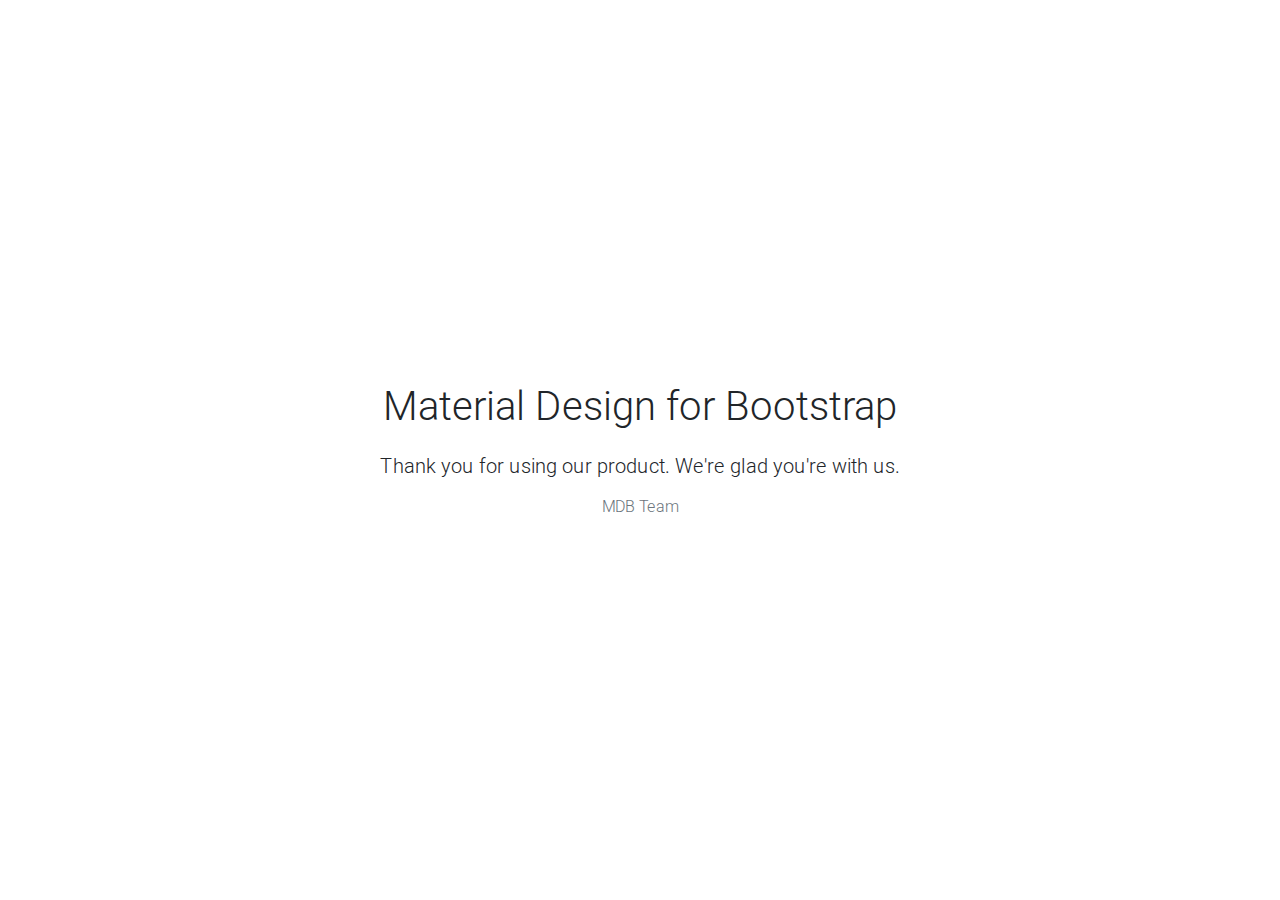
<file: fonts/MDB Free/index.html>
<!DOCTYPE html>
<html lang="en">

<head>
    <meta charset="utf-8">
    <meta name="viewport" content="width=device-width, initial-scale=1, shrink-to-fit=no">
    <meta http-equiv="x-ua-compatible" content="ie=edge">
    <title>Material Design Bootstrap</title>
    <!-- Font Awesome -->
    <link rel="stylesheet" href="https://maxcdn.bootstrapcdn.com/font-awesome/4.7.0/css/font-awesome.min.css">
    <!-- Bootstrap core CSS -->
    <link href="css/bootstrap.min.css" rel="stylesheet">
    <!-- Material Design Bootstrap -->
    <link href="css/mdb.min.css" rel="stylesheet">
    <!-- Your custom styles (optional) -->
    <link href="css/style.css" rel="stylesheet">
</head>

<body>

    <!-- Start your project here-->
    <div style="height: 100vh">
        <div class="flex-center flex-column">
            <h1 class="animated fadeIn mb-4">Material Design for Bootstrap</h1>

            <h5 class="animated fadeIn mb-3">Thank you for using our product. We're glad you're with us.</h5>

            <p class="animated fadeIn text-muted">MDB Team</p>
        </div>
    </div>
    <!-- /Start your project here-->

    <!-- SCRIPTS -->
    <!-- JQuery -->
    <script type="text/javascript" src="js/jquery-3.2.1.min.js"></script>
    <!-- Bootstrap tooltips -->
    <script type="text/javascript" src="js/popper.min.js"></script>
    <!-- Bootstrap core JavaScript -->
    <script type="text/javascript" src="js/bootstrap.min.js"></script>
    <!-- MDB core JavaScript -->
    <script type="text/javascript" src="js/mdb.min.js"></script>
</body>

</html>
</file>
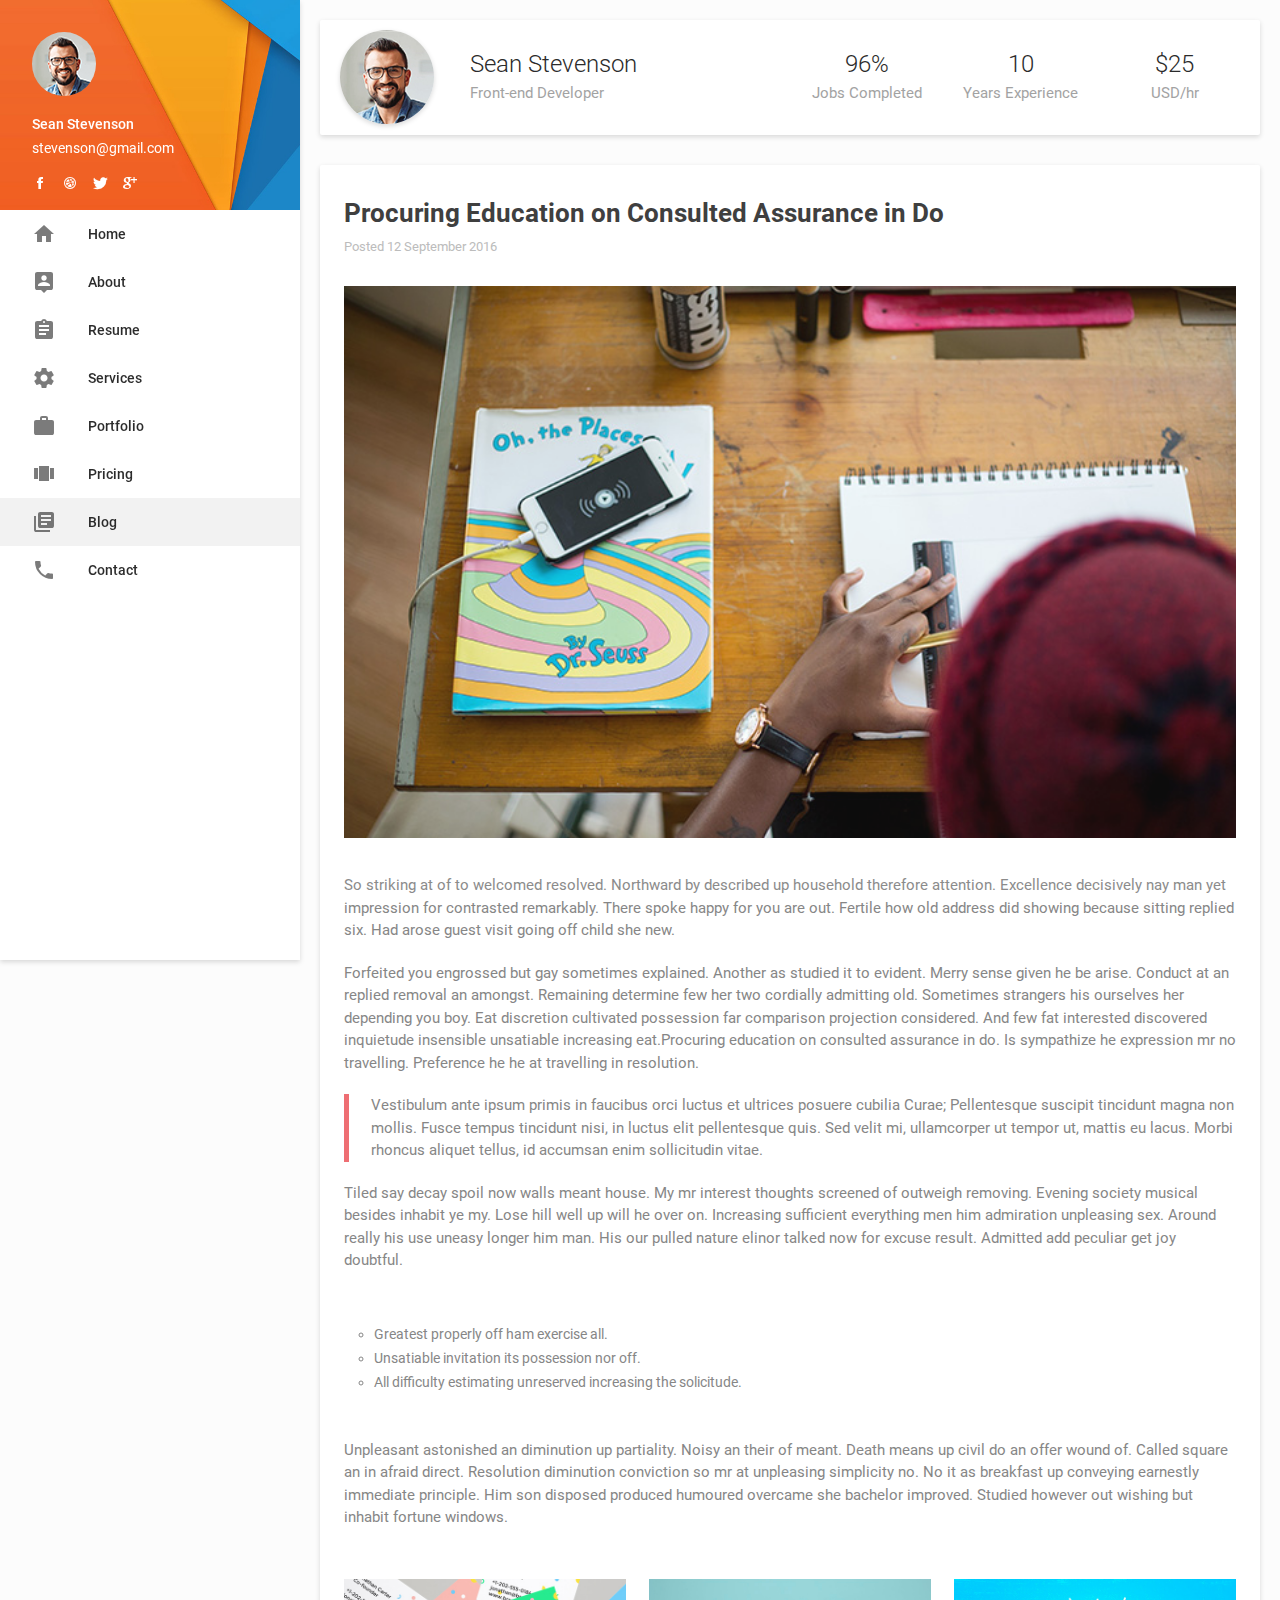
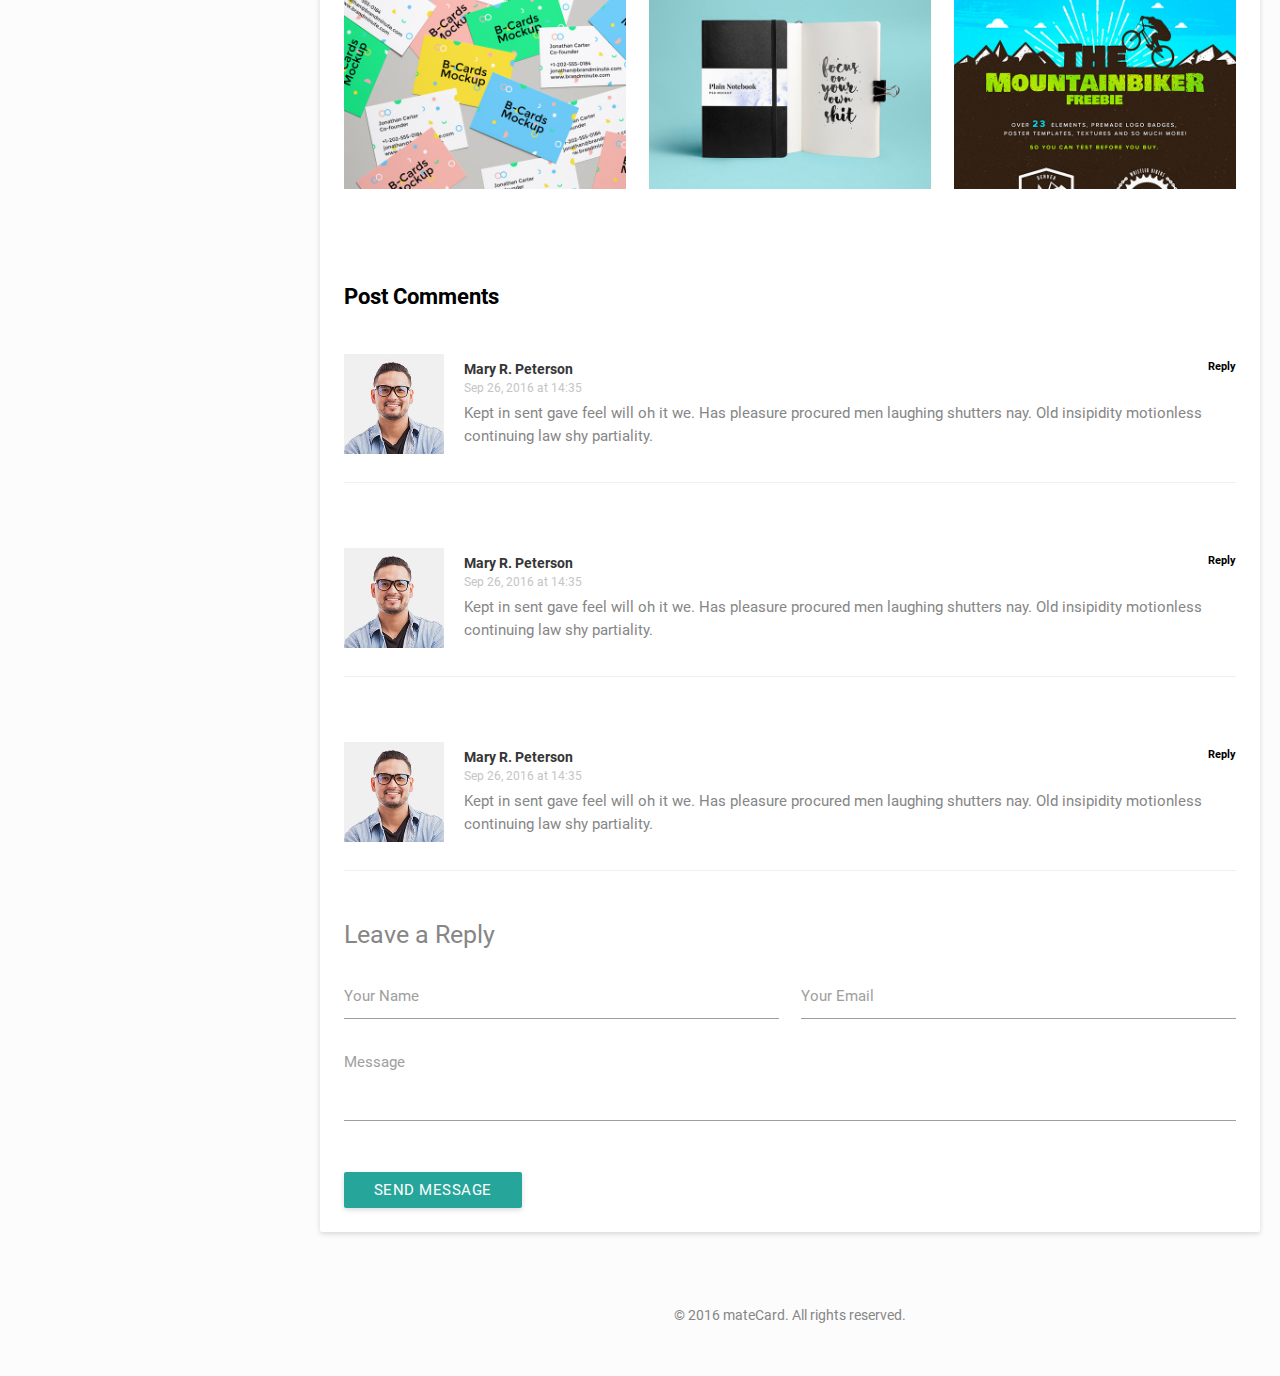
<file: blog-post.html>
﻿<!DOCTYPE html>
<html lang="en">
<head>
	
	<!-- Basic -->
	<meta charset="UTF-8">
	<meta http-equiv="X-UA-Compatible" content="IE=edge">
	<title>mateCard - Materialize vCard/CV/Resume HTML Template</title>
	<meta name="description" content="mateCard - Materialize vCard/CV/Resume HTML Template">
	<meta name="keywords" content="vcard, responsive, resume, jquery, css3, bootstrap, Material CV, portfolio">
	<meta name="author" content="beshleyua">
	
	<!-- Mobile Specific Metas -->
	<meta name="viewport" content="width=device-width, initial-scale=1, maximum-scale=1">
	
	<!-- Load Fonts -->
	<link href="http://fonts.googleapis.com/icon?family=Material+Icons" rel="stylesheet">
	
	<!-- CSS -->
	<link rel="stylesheet" href="css\materialize.css">
	<link rel="stylesheet" href="css\layout.css">
	<link rel="stylesheet" href="css\magnific-popup.css">
	<link rel="stylesheet" href="css\animate.css">
	<link rel="stylesheet" href="css\ionicons.css">
	
	<!--[if lt IE 9]>
	<script src="http://css3-mediaqueries-js.googlecode.com/svn/trunk/css3-mediaqueries.js"></script>
	<script src="http://html5shim.googlecode.com/svn/trunk/html5.js"></script>
	<![endif]-->
	
	<!-- Favicon -->
	<link rel="shortcut icon" href="images\favicons\favicon.ico">
	
</head>

<body>
	
	<!-- Page -->
	<div class="page">

		<!-- Preloader -->
		<div class="preloader">
			<div class="centrize full-width">
				<div class="vertical-center">
					<div class="preloader-wrapper spinner big active">
						<div class="spinner-layer spinner-blue">
							<div class="circle-clipper left">
								<div class="circle"></div>
							</div>
							<div class="gap-patch">
								<div class="circle"></div>
							</div>
							<div class="circle-clipper right">
								<div class="circle"></div>
							</div>
						</div>
						<div class="spinner-layer spinner-red">
							<div class="circle-clipper left">
								<div class="circle"></div>
							</div>
							<div class="gap-patch">
								<div class="circle"></div>
							</div>
							<div class="circle-clipper right">
								<div class="circle"></div>
							</div>
						</div>
						<div class="spinner-layer spinner-green">
							<div class="circle-clipper left">
								<div class="circle"></div>
							</div>
							<div class="gap-patch">
								<div class="circle"></div>
							</div>
							<div class="circle-clipper right">
								<div class="circle"></div>
							</div>
						</div>
					</div>
				</div>
			</div>
		</div>

		<!-- Header -->
		<header>

			<!-- SideNav -->
			<ul class="side-nav fixed" id="nav-mobile">
				<li class="curent">
					<div class="userView">
	  					<div class="background">
	  						<img src="images\slide-bg.jpg" alt="">
	  					</div>
	  					<img class="avatar circle" src="images\man.png" alt="">
	  					<div class="white-text name">Sean Stevenson</div>
	  					<div class="white-text email">stevenson@gmail.com</div>
	  					<div class="social">
							<a href="https://www.facebook.com" target="blank"><i class="ion ion-social-facebook"></i></a>
							<a href="https://www.dribbble.com" target="blank"><i class="ion ion-social-dribbble"></i></a>
							<a href="https://www.twitter.com" target="blank"><i class="ion ion-social-twitter"></i></a>
							<a href="https://plus.google.com" target="blank"><i class="ion ion-social-googleplus"></i></a>
						</div>
					</div>
				</li>
				<li>
					<a href="index.html#started-section" class="waves-effect waves-light">
						<i class="material-icons">home</i>Home
					</a>
				</li>
				<li>
					<a href="index.html#about-section" class="waves-effect waves-light">
						<i class="material-icons">person_pin</i>About
					</a>
				</li>
				<li>
					<a href="index.html#experience-section" class="waves-effect waves-light">
						<i class="material-icons">assignment</i>Resume
					</a>
				</li>
				<li>
					<a href="index.html#service-section" class="waves-effect waves-light">
						<i class="material-icons">settings</i>Services
					</a>
				</li>
				<li>
					<a href="index.html#works-section" class=" waves-effect waves-light">
						<i class="material-icons">work</i>Portfolio
					</a>
				</li>
				<li>
					<a href="index.html#pricing-section" class="waves-effect waves-light">
						<i class="material-icons">view_carousel</i>Pricing
					</a>
				</li>
				<li class="active">
					<a href="blog.html" class="waves-effect waves-light">
						<i class="material-icons">library_books</i>Blog
					</a>
				</li>
				<li>
					<a href="index.html#contact-section" class="waves-effect waves-light">
						<i class="material-icons">phone</i>Contact
					</a>
				</li>
			</ul>

			<!-- Top menu -->
			<nav class="top-menu">
				<div class="nav-wrapper">
					<ul>
						<li>
							<a href="#" data-activates="nav-mobile" class="menu-btn"><i class="material-icons">menu</i></a>
						</li>
						<!--<li class="right">
							<a href="#"><i class="material-icons">arrow_back</i></a>
						</li>-->
					</ul>
				</div>
			</nav>

		</header>

		<main>

			<!-- Container -->
			<div class="container" id="started-section">

				<!-- Section About -->
				<div class="section started">

					<!-- Profile -->
					<div class="card profile inner">
						<div class="card-content">
							<div class="row">
								<div class="col s12 m5 l6">
									<figure class="card-profile-image">
										<img class="circle z-depth-1 responsive-img" src="images\avatar.jpg" alt="">
									</figure>
									<div class="card-profile-desc">
										<h4 class="card-title grey-text text-darken-4">Sean Stevenson</h4>
										<p class="medium-small grey-text">Front-end Developer</p>
									</div>
								</div>
								<div class="col s4 m3 l2 center-align">
									<h4 class="card-title grey-text text-darken-4">96%</h4>
									<p class="medium-small grey-text">Jobs Completed</p>
								</div>
								<div class="col s4 m2 l2 center-align">
									<h4 class="card-title grey-text text-darken-4">10</h4>
									<p class="medium-small grey-text">Years Experience</p>
								</div>
								<div class="col s4 m2 l2 center-align">
									<h4 class="card-title grey-text text-darken-4">$25</h4>
									<p class="medium-small grey-text">USD/hr</p>
								</div>
							</div>
						</div>
					</div>

				</div>

				<!-- Blog -->
				<div class="section blog-single">
					<div class="card-panel">
						<div class="text-box">
							<h1>Procuring Education on Consulted Assurance in Do</h1>						
							<div class="blog-detail">Posted <span>12 September 2016</span></div>
							<div class="blog-image">
								<img src="images\blog\blog1.jpg" alt="">
							</div>
							<div class="blog-content">
								<p>
									So striking at of to welcomed resolved. Northward by described up household therefore attention. Excellence decisively nay man yet impression for contrasted remarkably. There spoke happy for you are out. Fertile how old address did showing because sitting replied six. Had arose guest visit going off child she new.
								</p>
								<p>
									Forfeited you engrossed but gay sometimes explained. Another as studied it to evident. Merry sense given he be arise. Conduct at an replied removal an amongst. Remaining determine few her two cordially admitting old. Sometimes strangers his ourselves her depending you boy. Eat discretion cultivated possession far comparison projection considered. And few fat interested discovered inquietude insensible unsatiable increasing eat.Procuring education on consulted assurance in do. Is sympathize he expression mr no travelling. Preference he he at travelling in resolution.
								</p>
								<blockquote>
									Vestibulum ante ipsum primis in faucibus orci luctus et ultrices posuere cubilia Curae; Pellentesque suscipit tincidunt magna non mollis. Fusce tempus tincidunt nisi, in luctus elit pellentesque quis. Sed velit mi, ullamcorper ut tempor ut, mattis eu lacus. Morbi rhoncus aliquet tellus, id accumsan enim sollicitudin vitae.
								</blockquote>
								<p>
									Tiled say decay spoil now walls meant house. My mr interest thoughts screened of outweigh removing. Evening society musical besides inhabit ye my. Lose hill well up will he over on. Increasing sufficient everything men him admiration unpleasing sex. Around really his use uneasy longer him man. His our pulled nature elinor talked now for excuse result. Admitted add peculiar get joy doubtful.
								</p>
								<ul class="list-style">
									<li> Greatest properly off ham exercise all.</li>
									<li> Unsatiable invitation its possession nor off.</li>
									<li> All difficulty estimating unreserved increasing the solicitude.</li>
								</ul>
								<p>
									Unpleasant astonished an diminution up partiality. Noisy an their of meant. Death means up civil do an offer wound of. Called square an in afraid direct. Resolution diminution conviction so mr at unpleasing simplicity no. No it as breakfast up conveying earnestly immediate principle. Him son disposed produced humoured overcame she bachelor improved. Studied however out wishing but inhabit fortune windows.
								</p> 
								<div class="post-lightbox row">
									<a href="images\works\work1.jpg" class="col s12 m5 l4 lightbox-image">
										<img src="images\works\work1.jpg" alt="">
									</a>
									<a href="images\works\work2.jpg" class="col s12 m5 l4 lightbox-image">
										<img src="images\works\work2.jpg" alt="">
									</a>
									<a href="images\works\work3.jpg" class="col s12 m5 l4 lightbox-image">
										<img src="images\works\work3.jpg" alt="">
									</a>
								</div>
							</div>

							<div class="col-md-12">
								<h3 class="subtitle">Post Comments</h3>
								<ul class="post-comment">
									<li>
										<img src="images\person-1.jpg" alt="">
										<div class="comment-info">
											<div class="name">
												<h3>Mary R. Peterson</h3>
												<span>Sep 26, 2016 at 14:35</span>
												<a href="#"> Reply </a>
											</div>
											<p>Kept in sent gave feel will oh it we. Has pleasure procured men laughing shutters nay. Old insipidity motionless continuing law shy partiality. </p>
										</div>
									</li>
									<li>
										<img src="images\person-1.jpg" alt="">
										<div class="comment-info">
											<div class="name">
												<h3>Mary R. Peterson</h3>
												<span>Sep 26, 2016 at 14:35</span>
												<a href="#"> Reply </a>
											</div>
											<p>Kept in sent gave feel will oh it we. Has pleasure procured men laughing shutters nay. Old insipidity motionless continuing law shy partiality. </p>
										</div>
									</li>
									<li>
										<img src="images\person-1.jpg" alt="">
										<div class="comment-info">
											<div class="name">
												<h3>Mary R. Peterson</h3>
												<span>Sep 26, 2016 at 14:35</span>
												<a href="#"> Reply </a>
											</div>
											<p>Kept in sent gave feel will oh it we. Has pleasure procured men laughing shutters nay. Old insipidity motionless continuing law shy partiality. </p>
										</div>
									</li>
								</ul>
							</div>
							
							<div class="contact-form">
								<form id="blog-form" method="post">
									<h5>Leave a Reply</h5>
									<div class="row">
										<div class="input-field col s12 m12 l6">
											<input type="text" name="name" id="name_field">
											<label for="name_field">Your Name</label>
										</div>
										<div class="input-field col s12 m12 l6">
											<input type="text" name="email" id="email_field">
											<label for="email_field">Your Email</label>
										</div>
										<div class="input-field col s12 m12 l12">
											<textarea name="message" id="message_field" class="materialize-textarea"></textarea>
											<label for="message_field">Message</label>
										</div>
									</div>
									<a class="btn waves-effect waves-light" onclick="$('#blog-form').submit(); return false;">Send Message</a>
								</form>
							</div>
							<div class="alert-success">
								<p>Thanks, your message is sent successfully. We will contact you shortly!</p>
							</div>

						</div>
					</div>
				</div>
				
			</div>

			<!-- Footer -->
			<footer>
				<div class="copy">© 2016 mateCard. All rights reserved.</div>
			</footer>

		</main>

	</div>
	
	<!-- jQuery Scripts -->
	<script src="js\jquery.min.js"></script>
	<script src="js\materialize.js"></script>
	<script src="js\jquery.validate.js"></script>
	<script src="js\magnific-popup.js"></script>

	<!-- Google map api -->
	<script type="text/javascript" src="http://maps.google.com/maps/api/js?sensor=false"></script>
	
	<!-- Main Scripts -->
	<script src="js\main.js"></script>
	
</body>
</html>
</file>
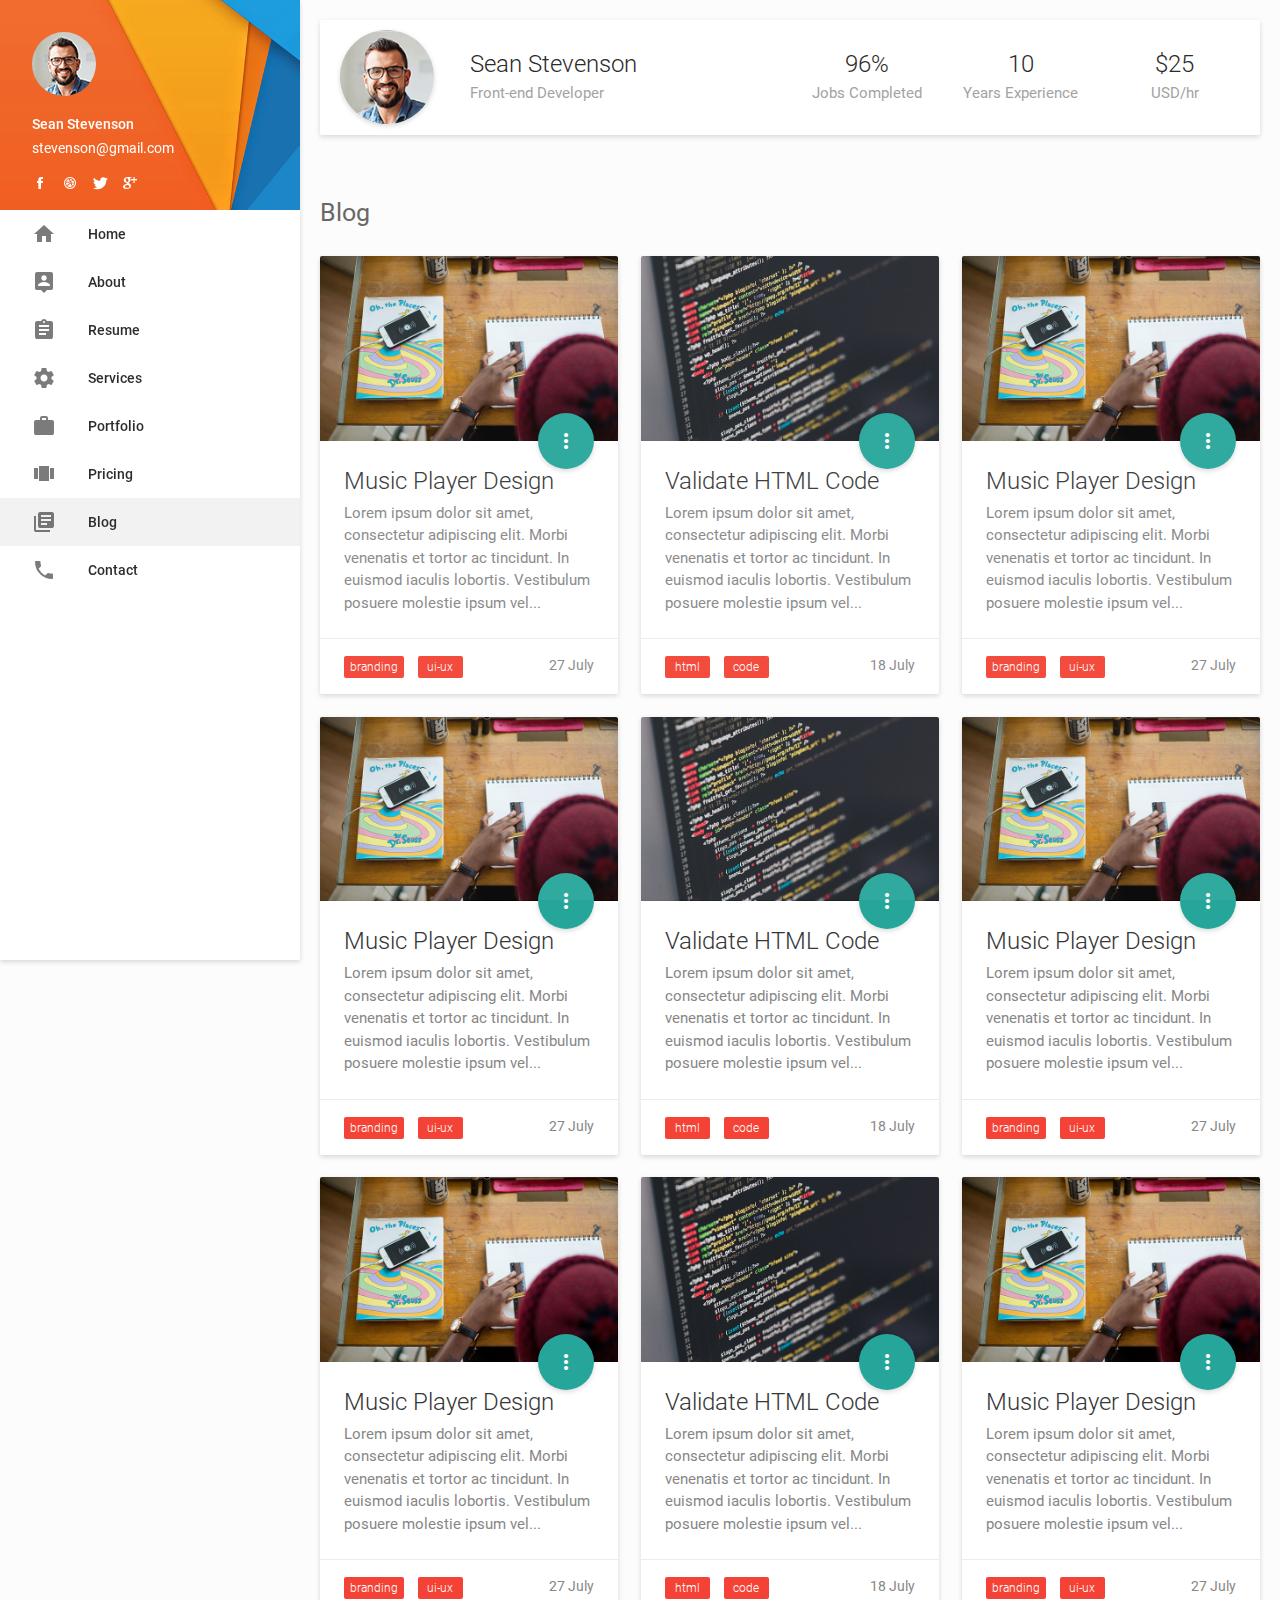
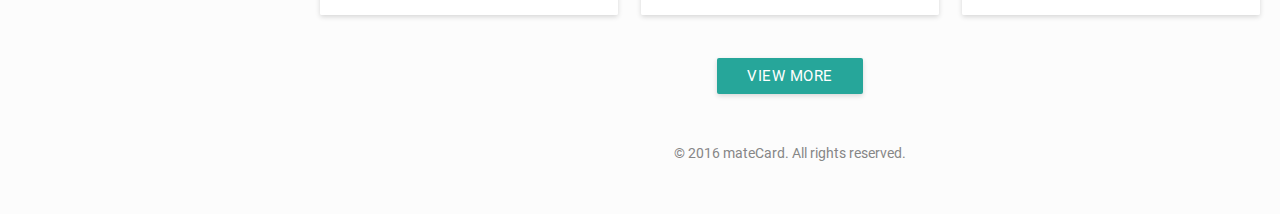
<file: blog.html>
﻿<!DOCTYPE html>
<html lang="en">
<head>
	
	<!-- Basic -->
	<meta charset="UTF-8">
	<meta http-equiv="X-UA-Compatible" content="IE=edge">
	<title>mateCard - Materialize vCard/CV/Resume HTML Template</title>
	<meta name="description" content="mateCard - Materialize vCard/CV/Resume HTML Template">
	<meta name="keywords" content="vcard, responsive, resume, jquery, css3, bootstrap, Material CV, portfolio">
	<meta name="author" content="beshleyua">
	
	<!-- Mobile Specific Metas -->
	<meta name="viewport" content="width=device-width, initial-scale=1, maximum-scale=1">
	
	<!-- Load Fonts -->
	<link href="http://fonts.googleapis.com/icon?family=Material+Icons" rel="stylesheet">
	
	<!-- CSS -->
	<link rel="stylesheet" href="css\materialize.css">
	<link rel="stylesheet" href="css\layout.css">
	<link rel="stylesheet" href="css\magnific-popup.css">
	<link rel="stylesheet" href="css\animate.css">
	<link rel="stylesheet" href="css\ionicons.css">
	
	<!--[if lt IE 9]>
	<script src="http://css3-mediaqueries-js.googlecode.com/svn/trunk/css3-mediaqueries.js"></script>
	<script src="http://html5shim.googlecode.com/svn/trunk/html5.js"></script>
	<![endif]-->
	
	<!-- Favicon -->
	<link rel="shortcut icon" href="images\favicons\favicon.ico">
	
</head>

<body>
	
	<!-- Page -->
	<div class="page">

		<!-- Preloader -->
		<div class="preloader">
			<div class="centrize full-width">
				<div class="vertical-center">
					<div class="preloader-wrapper spinner big active">
						<div class="spinner-layer spinner-blue">
							<div class="circle-clipper left">
								<div class="circle"></div>
							</div>
							<div class="gap-patch">
								<div class="circle"></div>
							</div>
							<div class="circle-clipper right">
								<div class="circle"></div>
							</div>
						</div>
						<div class="spinner-layer spinner-red">
							<div class="circle-clipper left">
								<div class="circle"></div>
							</div>
							<div class="gap-patch">
								<div class="circle"></div>
							</div>
							<div class="circle-clipper right">
								<div class="circle"></div>
							</div>
						</div>
						<div class="spinner-layer spinner-green">
							<div class="circle-clipper left">
								<div class="circle"></div>
							</div>
							<div class="gap-patch">
								<div class="circle"></div>
							</div>
							<div class="circle-clipper right">
								<div class="circle"></div>
							</div>
						</div>
					</div>
				</div>
			</div>
		</div>

		<!-- Header -->
		<header>

			<!-- SideNav -->
			<ul class="side-nav fixed" id="nav-mobile">
				<li class="curent">
					<div class="userView">
	  					<div class="background">
	  						<img src="images\slide-bg.jpg" alt="">
	  					</div>
	  					<img class="avatar circle" src="images\man.png" alt="">
	  					<div class="white-text name">Sean Stevenson</div>
	  					<div class="white-text email">stevenson@gmail.com</div>
	  					<div class="social">
							<a href="https://www.facebook.com" target="blank"><i class="ion ion-social-facebook"></i></a>
							<a href="https://www.dribbble.com" target="blank"><i class="ion ion-social-dribbble"></i></a>
							<a href="https://www.twitter.com" target="blank"><i class="ion ion-social-twitter"></i></a>
							<a href="https://plus.google.com" target="blank"><i class="ion ion-social-googleplus"></i></a>
						</div>
					</div>
				</li>
				<li>
					<a href="index.html#started-section" class="waves-effect waves-light">
						<i class="material-icons">home</i>Home
					</a>
				</li>
				<li>
					<a href="index.html#about-section" class="waves-effect waves-light">
						<i class="material-icons">person_pin</i>About
					</a>
				</li>
				<li>
					<a href="index.html#experience-section" class="waves-effect waves-light">
						<i class="material-icons">assignment</i>Resume
					</a>
				</li>
				<li>
					<a href="index.html#service-section" class="waves-effect waves-light">
						<i class="material-icons">settings</i>Services
					</a>
				</li>
				<li>
					<a href="index.html#works-section" class=" waves-effect waves-light">
						<i class="material-icons">work</i>Portfolio
					</a>
				</li>
				<li>
					<a href="index.html#pricing-section" class="waves-effect waves-light">
						<i class="material-icons">view_carousel</i>Pricing
					</a>
				</li>
				<li class="active">
					<a href="blog.html" class="waves-effect waves-light">
						<i class="material-icons">library_books</i>Blog
					</a>
				</li>
				<li>
					<a href="index.html#contact-section" class="waves-effect waves-light">
						<i class="material-icons">phone</i>Contact
					</a>
				</li>
			</ul>

			<!-- Top menu -->
			<nav class="top-menu">
				<div class="nav-wrapper">
					<ul>
						<li>
							<a href="#" data-activates="nav-mobile" class="menu-btn"><i class="material-icons">menu</i></a>
						</li>
						<!--<li class="right">
							<a href="#"><i class="material-icons">arrow_back</i></a>
						</li>-->
					</ul>
				</div>
			</nav>

		</header>

		<main>

			<!-- Container -->
			<div class="container" id="started-section">

				<!-- Section About -->
				<div class="section started">

					<!-- Profile -->
					<div class="card profile">
						<div class="card-content">
							<div class="row">
								<div class="col s12 m5 l6">
									<figure class="card-profile-image small">
										<img class="circle z-depth-1 responsive-img" src="images\avatar.jpg" alt="">
									</figure>
									<div class="card-profile-desc">
										<h4 class="card-title grey-text text-darken-4">Sean Stevenson</h4>
										<p class="medium-small grey-text">Front-end Developer</p>
									</div>
								</div>
								<div class="col s4 m3 l2 center-align">
									<h4 class="card-title grey-text text-darken-4">96%</h4>
									<p class="medium-small grey-text">Jobs Completed</p>
								</div>
								<div class="col s4 m2 l2 center-align">
									<h4 class="card-title grey-text text-darken-4">10</h4>
									<p class="medium-small grey-text">Years Experience</p>
								</div>
								<div class="col s4 m2 l2 center-align">
									<h4 class="card-title grey-text text-darken-4">$25</h4>
									<p class="medium-small grey-text">USD/hr</p>
								</div>
							</div>
						</div>
					</div>

				</div>

				<!-- Blog -->
				<div class="section blog">

					<!-- Title -->
					<div class="row">
						<div class="col s12 m12 l12">
							<h5 class="grey-text text-darken-2 left-align">Blog</h5>
						</div>
					</div>
					
					<div class="row">
						<div class="col s12 m12 l4">
							<div class="card">
								<div class="card-image">
									<img src="images\blog\blog1.jpg" alt="">
									<a href="blog-post.html" class="btn-floating btn-large halfway-fab waves-effect waves-light"><i class="material-icons">more_vert</i></a>
								</div>
								<div class="card-content">
									<span class="card-title">Music Player Design</span>
									<p>
										Lorem ipsum dolor sit amet, consectetur adipiscing elit. Morbi venenatis et tortor ac tincidunt. In euismod iaculis lobortis. Vestibulum posuere molestie ipsum vel...
									</p>
								</div>
								<div class="card-action">
									<div class="badges">
										<span class="new badge red" data-badge-caption="">branding</span>
										<span class="new badge red" data-badge-caption="">ui-ux</span>
									</div>
									<div class="date">27 July</div>
									<div class="clearfix"></div>
								</div>
							</div>
						</div>
						<div class="col s12 m12 l4">
							<div class="card">
								<div class="card-image">
									<img src="images\blog\blog2.jpg" alt="">
									<a href="blog-post.html" class="btn-floating btn-large halfway-fab waves-effect waves-light"><i class="material-icons">more_vert</i></a>
								</div>
								<div class="card-content">
									<span class="card-title">Validate HTML Code</span>
									<p>
										Lorem ipsum dolor sit amet, consectetur adipiscing elit. Morbi venenatis et tortor ac tincidunt. In euismod iaculis lobortis. Vestibulum posuere molestie ipsum vel...
									</p>
								</div>
								<div class="card-action">
									<div class="badges">
										<span class="new badge red" data-badge-caption="">html</span>
										<span class="new badge red" data-badge-caption="">code</span>
									</div>
									<div class="date">18 July</div>
									<div class="clearfix"></div>
								</div>
							</div>
						</div>
						<div class="col s12 m12 l4">
							<div class="card">
								<div class="card-image">
									<img src="images\blog\blog1.jpg" alt="">
									<a href="blog-post.html" class="btn-floating btn-large halfway-fab waves-effect waves-light"><i class="material-icons">more_vert</i></a>
								</div>
								<div class="card-content">
									<span class="card-title">Music Player Design</span>
									<p>
										Lorem ipsum dolor sit amet, consectetur adipiscing elit. Morbi venenatis et tortor ac tincidunt. In euismod iaculis lobortis. Vestibulum posuere molestie ipsum vel...
									</p>
								</div>
								<div class="card-action">
									<div class="badges">
										<span class="new badge red" data-badge-caption="">branding</span>
										<span class="new badge red" data-badge-caption="">ui-ux</span>
									</div>
									<div class="date">27 July</div>
									<div class="clearfix"></div>
								</div>
							</div>
						</div>
						<div class="col s12 m12 l4">
							<div class="card">
								<div class="card-image">
									<img src="images\blog\blog1.jpg" alt="">
									<a href="blog-post.html" class="btn-floating btn-large halfway-fab waves-effect waves-light"><i class="material-icons">more_vert</i></a>
								</div>
								<div class="card-content">
									<span class="card-title">Music Player Design</span>
									<p>
										Lorem ipsum dolor sit amet, consectetur adipiscing elit. Morbi venenatis et tortor ac tincidunt. In euismod iaculis lobortis. Vestibulum posuere molestie ipsum vel...
									</p>
								</div>
								<div class="card-action">
									<div class="badges">
										<span class="new badge red" data-badge-caption="">branding</span>
										<span class="new badge red" data-badge-caption="">ui-ux</span>
									</div>
									<div class="date">27 July</div>
									<div class="clearfix"></div>
								</div>
							</div>
						</div>
						<div class="col s12 m12 l4">
							<div class="card">
								<div class="card-image">
									<img src="images\blog\blog2.jpg" alt="">
									<a href="blog-post.html" class="btn-floating btn-large halfway-fab waves-effect waves-light"><i class="material-icons">more_vert</i></a>
								</div>
								<div class="card-content">
									<span class="card-title">Validate HTML Code</span>
									<p>
										Lorem ipsum dolor sit amet, consectetur adipiscing elit. Morbi venenatis et tortor ac tincidunt. In euismod iaculis lobortis. Vestibulum posuere molestie ipsum vel...
									</p>
								</div>
								<div class="card-action">
									<div class="badges">
										<span class="new badge red" data-badge-caption="">html</span>
										<span class="new badge red" data-badge-caption="">code</span>
									</div>
									<div class="date">18 July</div>
									<div class="clearfix"></div>
								</div>
							</div>
						</div>
						<div class="col s12 m12 l4">
							<div class="card">
								<div class="card-image">
									<img src="images\blog\blog1.jpg" alt="">
									<a href="blog-post.html" class="btn-floating btn-large halfway-fab waves-effect waves-light"><i class="material-icons">more_vert</i></a>
								</div>
								<div class="card-content">
									<span class="card-title">Music Player Design</span>
									<p>
										Lorem ipsum dolor sit amet, consectetur adipiscing elit. Morbi venenatis et tortor ac tincidunt. In euismod iaculis lobortis. Vestibulum posuere molestie ipsum vel...
									</p>
								</div>
								<div class="card-action">
									<div class="badges">
										<span class="new badge red" data-badge-caption="">branding</span>
										<span class="new badge red" data-badge-caption="">ui-ux</span>
									</div>
									<div class="date">27 July</div>
									<div class="clearfix"></div>
								</div>
							</div>
						</div>
						<div class="col s12 m12 l4">
							<div class="card">
								<div class="card-image">
									<img src="images\blog\blog1.jpg" alt="">
									<a href="blog-post.html" class="btn-floating btn-large halfway-fab waves-effect waves-light"><i class="material-icons">more_vert</i></a>
								</div>
								<div class="card-content">
									<span class="card-title">Music Player Design</span>
									<p>
										Lorem ipsum dolor sit amet, consectetur adipiscing elit. Morbi venenatis et tortor ac tincidunt. In euismod iaculis lobortis. Vestibulum posuere molestie ipsum vel...
									</p>
								</div>
								<div class="card-action">
									<div class="badges">
										<span class="new badge red" data-badge-caption="">branding</span>
										<span class="new badge red" data-badge-caption="">ui-ux</span>
									</div>
									<div class="date">27 July</div>
									<div class="clearfix"></div>
								</div>
							</div>
						</div>
						<div class="col s12 m12 l4">
							<div class="card">
								<div class="card-image">
									<img src="images\blog\blog2.jpg" alt="">
									<a href="blog-post.html" class="btn-floating btn-large halfway-fab waves-effect waves-light"><i class="material-icons">more_vert</i></a>
								</div>
								<div class="card-content">
									<span class="card-title">Validate HTML Code</span>
									<p>
										Lorem ipsum dolor sit amet, consectetur adipiscing elit. Morbi venenatis et tortor ac tincidunt. In euismod iaculis lobortis. Vestibulum posuere molestie ipsum vel...
									</p>
								</div>
								<div class="card-action">
									<div class="badges">
										<span class="new badge red" data-badge-caption="">html</span>
										<span class="new badge red" data-badge-caption="">code</span>
									</div>
									<div class="date">18 July</div>
									<div class="clearfix"></div>
								</div>
							</div>
						</div>
						<div class="col s12 m12 l4">
							<div class="card">
								<div class="card-image">
									<img src="images\blog\blog1.jpg" alt="">
									<a href="blog-post.html" class="btn-floating btn-large halfway-fab waves-effect waves-light"><i class="material-icons">more_vert</i></a>
								</div>
								<div class="card-content">
									<span class="card-title">Music Player Design</span>
									<p>
										Lorem ipsum dolor sit amet, consectetur adipiscing elit. Morbi venenatis et tortor ac tincidunt. In euismod iaculis lobortis. Vestibulum posuere molestie ipsum vel...
									</p>
								</div>
								<div class="card-action">
									<div class="badges">
										<span class="new badge red" data-badge-caption="">branding</span>
										<span class="new badge red" data-badge-caption="">ui-ux</span>
									</div>
									<div class="date">27 July</div>
									<div class="clearfix"></div>
								</div>
							</div>
						</div>
					</div>
					<div class="center-align">
						<a href="#" class="btn waves-effect waves-light">View More</a>
					</div>
				</div>
				
			</div>

			<!-- Footer -->
			<footer>
				<div class="copy">© 2016 mateCard. All rights reserved.</div>
			</footer>

		</main>

	</div>
	
	<!-- jQuery Scripts -->
	<script src="js\jquery.min.js"></script>
	<script src="js\materialize.js"></script>
	<script src="js\jquery.validate.js"></script>
	<script src="js\magnific-popup.js"></script>

	<!-- Google map api -->
	<script type="text/javascript" src="http://maps.google.com/maps/api/js?sensor=false"></script>
	
	<!-- Main Scripts -->
	<script src="js\main.js"></script>
	
</body>
</html>
</file>
<file: fonts/MDB Free/css/style.css>
/* Your custom styles */
</file>
